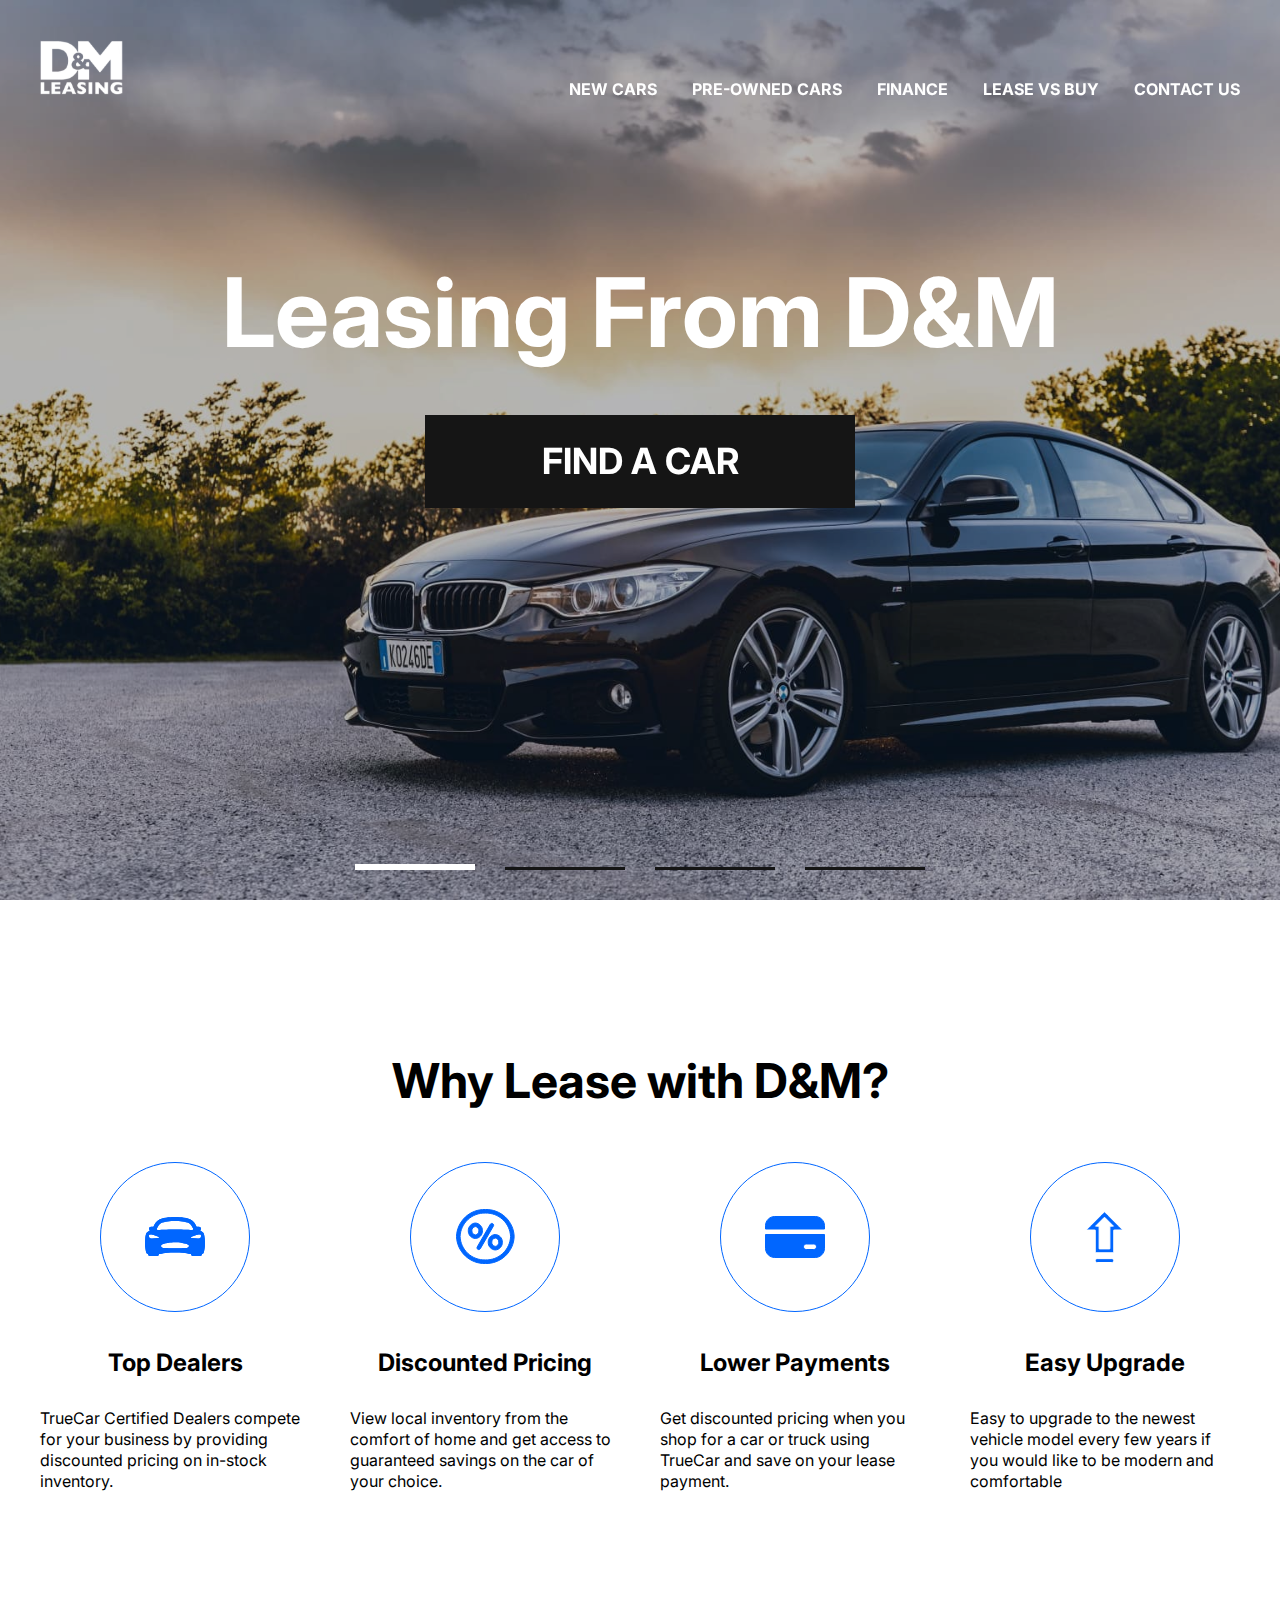
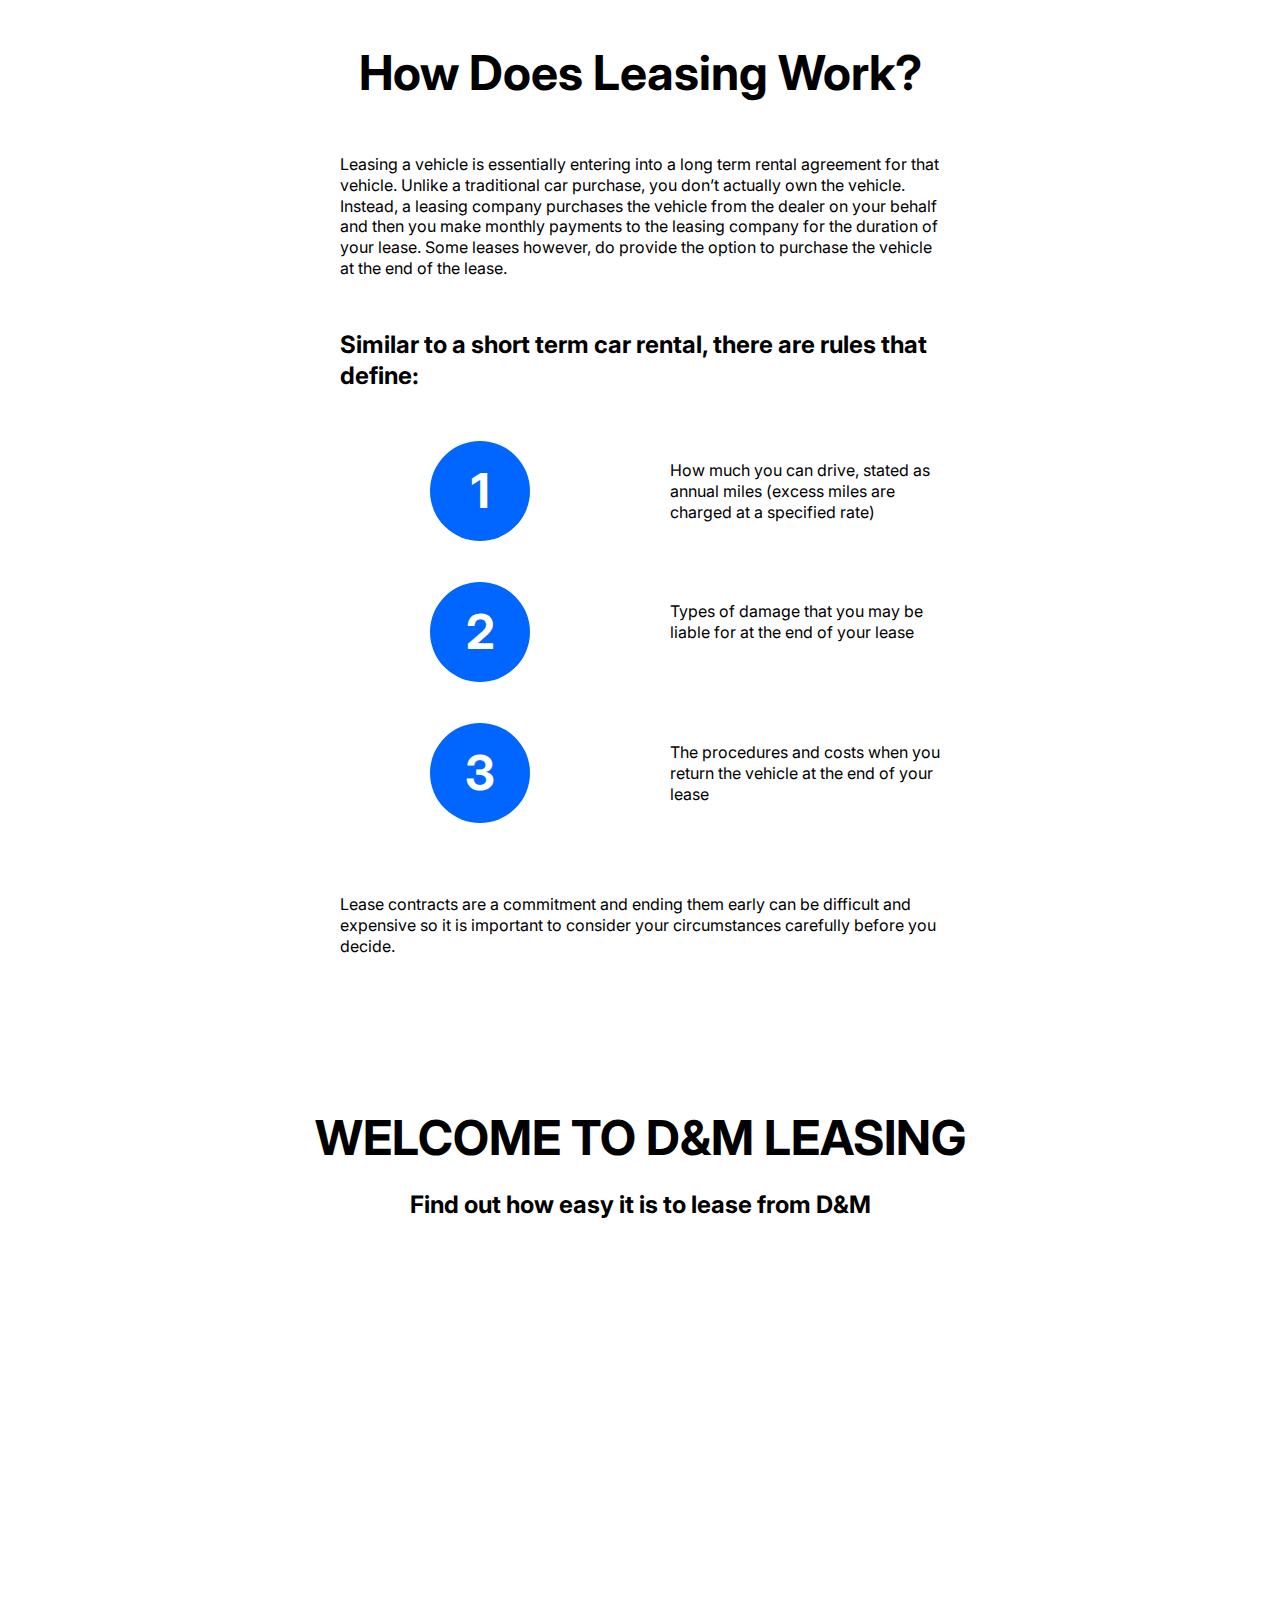
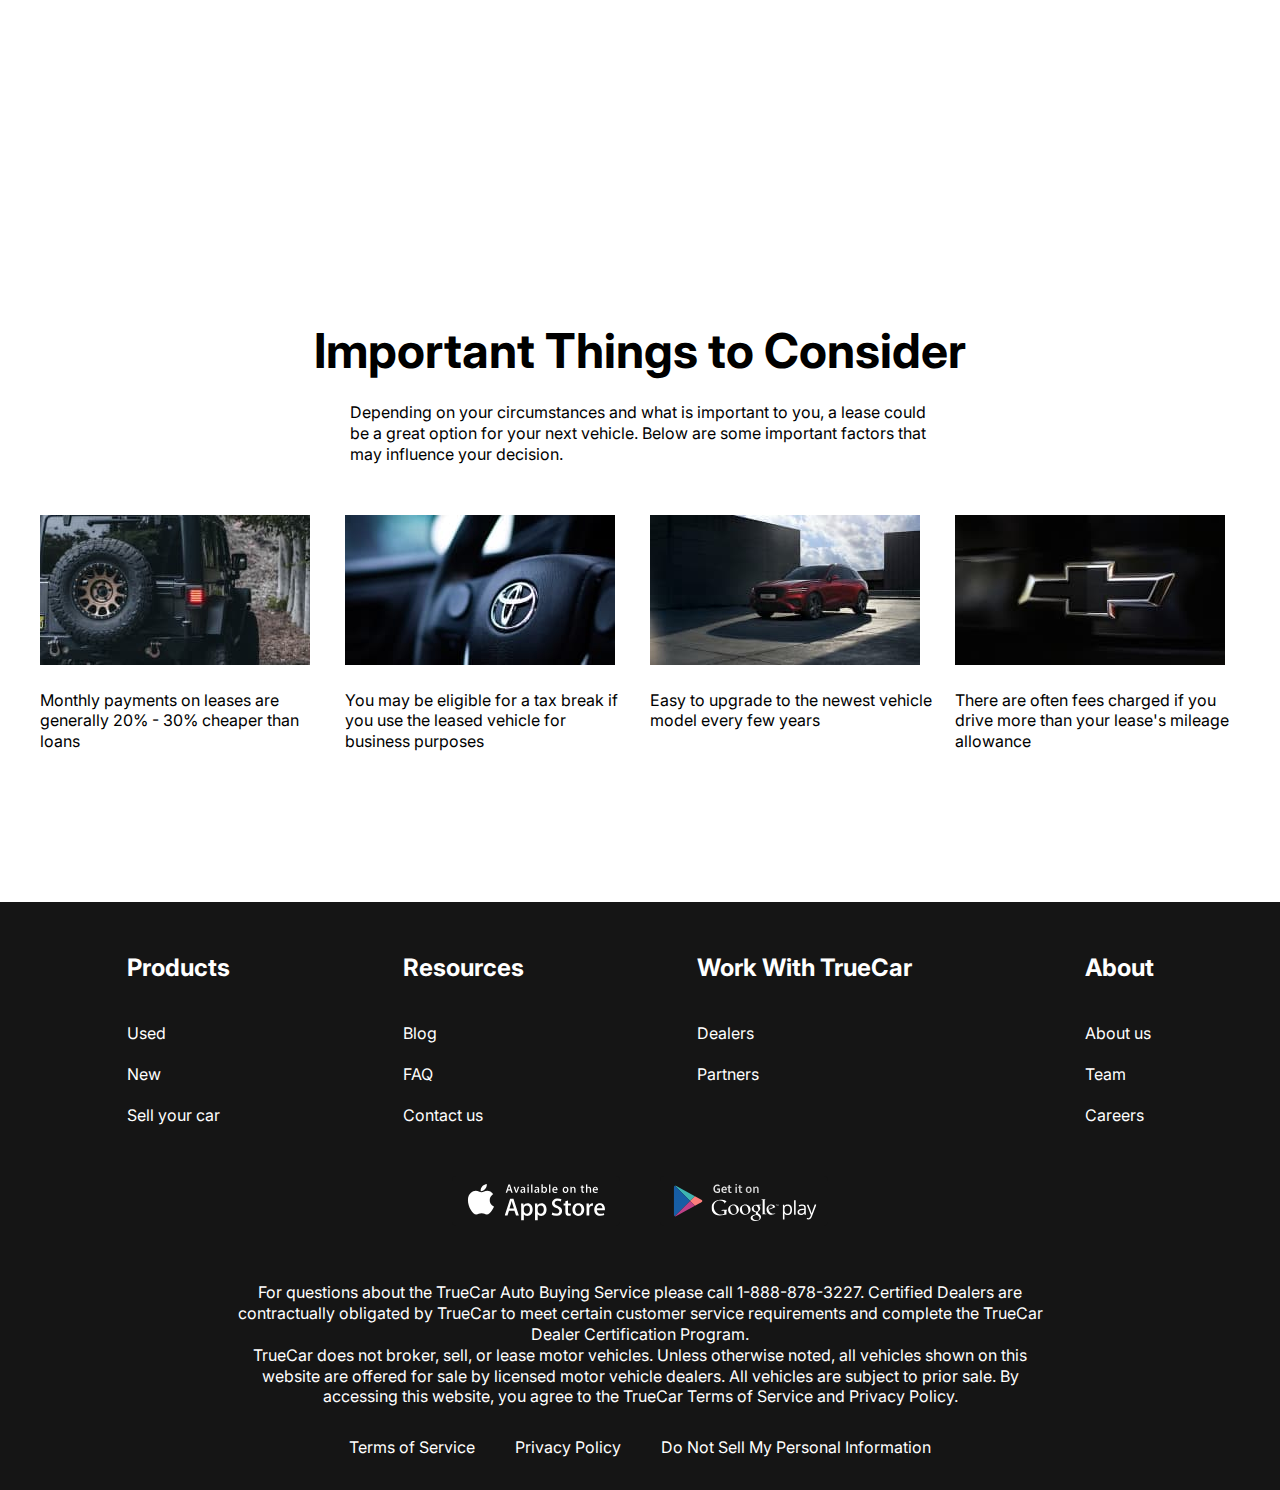
<file: index.html>
<!DOCTYPE html>
<html lang="en">

<head>
  <meta charset="UTF-8">
  <meta http-equiv="X-UA-Compatible" content="IE=edge">
  <meta name="viewport" content="width=device-width, initial-scale=1.0">
  <title>Document</title>
  <link rel="shortcut icon" type="image/png" href="images/favicon-car.png">
  <link rel="preconnect" href="https://fonts.googleapis.com">
  <link rel="preconnect" href="https://fonts.gstatic.com" crossorigin>
  <link href="https://fonts.googleapis.com/css2?family=Inter:wght@400;700&display=swap" rel="stylesheet">
  <link rel="stylesheet" href="https://cdn.jsdelivr.net/npm/swiper@9/swiper-bundle.min.css" />
  <link rel="stylesheet" href="css/style.css">
</head>

<body>
  <div class="wrapper">
    <header class="header header_main">
      <div class="container">
        <div class="header__inner">
          <a class="logo" href="index.html">
            <img class="logo__img" src="images/logo.svg" alt="LogoImage">
          </a>
          <nav class="menu">
            <button class="menu__btn">
              <span></span>
              <span></span>
              <span></span>
            </button>
            <ul class="menu__list">
              <li class="menu__list-item">
                <a href="new-cars.html" class="menu__list-link">NEW CARS</a>
              </li>
              <li class="menu__list-item">
                <a href="#" class="menu__list-link">PRE-OWNED CARS</a>
              </li>
              <li class="menu__list-item">
                <a href="#" class="menu__list-link">FINANCE</a>
              </li>
              <li class="menu__list-item">
                <a href="#" class="menu__list-link">LEASE VS BUY</a>
              </li>
              <li class="menu__list-item">
                <a href="contacts.html" class="menu__list-link">CONTACT US</a>
              </li>
            </ul>
          </nav>
        </div>
      </div>
    </header>
    <main class="main">
      <section class="top">
        <div class="container">
          <h1 class="title">
            Leasing From D&M
          </h1>
          <a class="top__link" href="new-cars.html">
            FIND A CAR
          </a>
        </div>
      </section>
      <div class="slider">
        <div class="swiper">
          <div class="swiper-wrapper">
            <div class="swiper-slide" style="background-image: url(images/slide-1.jpg);"></div>
            <div class="swiper-slide" style="background-image: url(images/slide-2.jpg);"></div>
            <div class="swiper-slide" style="background-image: url(images/slide-3.jpg);"></div>
            <div class="swiper-slide" style="background-image: url(images/slide-4.jpg);"></div>

          </div>
          <div class="swiper-pagination"></div>
        </div>
      </div>
      <section class="why-lease">
        <div class="container">
          <h2 class="section-title">
            Why Lease with D&M?
          </h2>
          <ul class="why-lease__list">
            <li class="why-lease__item">
              <img class="why-lease__item-img" src="images/why-lease-1.svg" alt="whyLease1Image">
              <h3 class="why-lease__item-title">
                Top Dealers
              </h3>
              <p class="why-lease__item-text">
                TrueCar Certified Dealers compete for your business by providing discounted pricing on in-stock
                inventory.
              </p>
            </li>
            <li class="why-lease__item">
              <img class="why-lease__item-img" src="images/why-lease-2.svg" alt="whyLease2Image">
              <h3 class="why-lease__item-title">
                Discounted Pricing
              </h3>
              <p class="why-lease__item-text">
                View local inventory from the comfort of home and get access to guaranteed savings on the car of your
                choice.
              </p>
            </li>
            <li class="why-lease__item">
              <img class="why-lease__item-img" src="images/why-lease-3.svg" alt="whyLease3Image">
              <h3 class="why-lease__item-title">
                Lower Payments
              </h3>
              <p class="why-lease__item-text">
                Get discounted pricing when you shop for a car or truck using TrueCar and save on your lease payment.
              </p>
            </li>
            <li class="why-lease__item">
              <img class="why-lease__item-img" src="images/why-lease-4.svg" alt="whyLease4Image">
              <h3 class="why-lease__item-title">
                Easy Upgrade
              </h3>
              <p class="why-lease__item-text">
                Easy to upgrade to the newest vehicle model every few years if you would like to be modern and
                comfortable
              </p>
            </li>
          </ul>
        </div>
      </section>
      <section class="how-does">
        <div class="container">
          <div class="how-does__inner">
            <h2 class="section-title">
              How Does Leasing Work?
            </h2>
            <p class="how-does__text">
              Leasing a vehicle is essentially entering into a long term rental agreement for that vehicle. Unlike a
              traditional car purchase, you don’t actually own the vehicle. Instead, a leasing company purchases the
              vehicle from the dealer on your behalf and then you make monthly payments to the leasing company for the
              duration of your lease. Some leases however, do provide the option to purchase the vehicle at the end of
              the lease.
            </p>
            <h4 class="how-does__title">
              Similar to a short term car rental, there are rules that define:
            </h4>
            <ol class="how-does__list">
              <li class="how-does__item">
                How much you can drive, stated as annual miles (excess miles are charged at a specified rate)
              </li>
              <li class="how-does__item">
                Types of damage that you may be liable for at the end of your lease
              </li>
              <li class="how-does__item">
                The procedures and costs when you return the vehicle at the end of your lease
              </li>
            </ol>
            <p class="how-does__text">
              Lease contracts are a commitment and ending them early can be difficult and expensive so it is important
              to consider your circumstances carefully before you decide.
            </p>
          </div>
        </div>
      </section>
      <section class="video">
        <div class="container">
          <h2 class="section-title video__title">
            WELCOME TO D&M LEASING
          </h2>
          <p class="video__text">
            Find out how easy it is to lease from D&M
          </p>
          <iframe class="video__content" width="1000" height="500"
            src="https://www.youtube.com/embed/N7VpkDCZlow?controls=0" title="YouTube video player" frameborder="0"
            allow="accelerometer; autoplay; clipboard-write; encrypted-media; gyroscope; picture-in-picture; web-share"
            allowfullscreen></iframe>
        </div>
      </section>
      <section class="important">
        <div class="container">
          <h2 class="section-title important__title">
            Important Things to Consider
          </h2>
          <p class="important__text">
            Depending on your circumstances and what is important to you, a lease could be a great option for your next
            vehicle. Below are some important factors that may influence your decision.
          </p>
          <ul class="imporpant__list">
            <li class="imporpant__item">
              <img class="imporpant__item-img" src="images/important-1.jpg" alt="important-1Image">
              <p class="imporpant__item-text">
                Monthly payments on leases are generally 20% - 30% cheaper than loans
              </p>
            </li>
            <li class="imporpant__item">
              <img class="imporpant__item-img" src="images/important-2.jpg" alt="important-2Image">
              <p class="imporpant__item-text">
                You may be eligible for a tax break if you use the leased vehicle for business purposes
              </p>
            </li>
            <li class="imporpant__item">
              <img class="imporpant__item-img" src="images/important-3.jpg" alt="important-3Image">
              <p class="imporpant__item-text">
                Easy to upgrade to the newest vehicle model every few years
              </p>
            </li>
            <li class="imporpant__item">
              <img class="imporpant__item-img" src="images/important-4.jpg" alt="important-4Image">
              <p class="imporpant__item-text">
                There are often fees charged if you drive more than your lease's mileage allowance
              </p>
            </li>
          </ul>
        </div>
      </section>
    </main>
    <footer class="footer">
      <div class="container">
        <nav class="footer__menu">
          <ul class="footer__menu-list">
            <li class="footer__menu-item">
              <p class="footer__menu-title">Products</p>
            </li>
            <li class="footer__menu-item">
              <a class="footer__menu-link" href="#">Used</a>
            </li>
            <li class="footer__menu-item">
              <a class="footer__menu-link" href="#">New</a>
            </li>
            <li class="footer__menu-item">
              <a class="footer__menu-link" href="#">Sell your car</a>
            </li>
          </ul>
          <ul class="footer__menu-list">
            <li class="footer__menu-item">
              <p class="footer__menu-title">Resources</p>
            </li>
            <li class="footer__menu-item">
              <a class="footer__menu-link" href="#">Blog</a>
            </li>
            <li class="footer__menu-item">
              <a class="footer__menu-link" href="#">FAQ</a>
            </li>
            <li class="footer__menu-item">
              <a class="footer__menu-link" href="#">Contact us</a>
            </li>
          </ul>
          <ul class="footer__menu-list">
            <li class="footer__menu-item">
              <p class="footer__menu-title">Work With TrueCar</p>
            </li>
            <li class="footer__menu-item">
              <a class="footer__menu-link" href="#">Dealers</a>
            </li>
            <li class="footer__menu-item">
              <a class="footer__menu-link" href="#">Partners</a>
            </li>
          </ul>
          <ul class="footer__menu-list">
            <li class="footer__menu-item">
              <p class="footer__menu-title">About</p>
            </li>
            <li class="footer__menu-item">
              <a class="footer__menu-link" href="#">About us</a>
            </li>
            <li class="footer__menu-item">
              <a class="footer__menu-link" href="#">Team</a>
            </li>
            <li class="footer__menu-item">
              <a class="footer__menu-link" href="#">Careers</a>
            </li>
          </ul>
        </nav>
        <ul class="app">
          <li class="app__item">
            <a class="app__item-link" href="#">
              <img class="app__item-img" src="images/appstore.svg" alt="appStoreImage">
            </a>
          </li>
          <li class="app__item">
            <a class="app__item-link" href="#">
              <img class="app__item-img" src="images/googleplay.svg" alt="googlePlayImage">
            </a>
          </li>
        </ul>
        <div class="footer__copy">
          <p class="footer__copy-text">For questions about the TrueCar Auto Buying Service please call 1-888-878-3227.
            Certified Dealers are contractually obligated by TrueCar to meet certain customer service requirements and
            complete the TrueCar Dealer Certification Program.
          </p>
          <p class="footer__copy-text">
            TrueCar does not broker, sell, or lease motor vehicles. Unless otherwise noted, all vehicles shown on this
            website are offered for sale by licensed motor vehicle dealers. All vehicles are subject to prior sale. By
            accessing this website, you agree to the TrueCar Terms of Service and Privacy Policy.
          </p>
        </div>
        <nav class="copy__nav">
          <ul class="copy__nav-list">
            <li class="copy__nav-item">
              <a class="copy__nav-link" href="#">Terms of Service</a>
            </li>
            <li class="copy__nav-item">
              <a class="copy__nav-link" href="#">Privacy Policy</a>
            </li>
            <li class="copy__nav-item">
              <a class="copy__nav-link" href="#">Do Not Sell My Personal Information</a>
            </li>

          </ul>
        </nav>
      </div>
    </footer>
  </div>

  <script src="https://cdn.jsdelivr.net/npm/swiper@9/swiper-bundle.min.js"></script>
  <script src="js/main.js"></script>
</body>

</html>
</file>
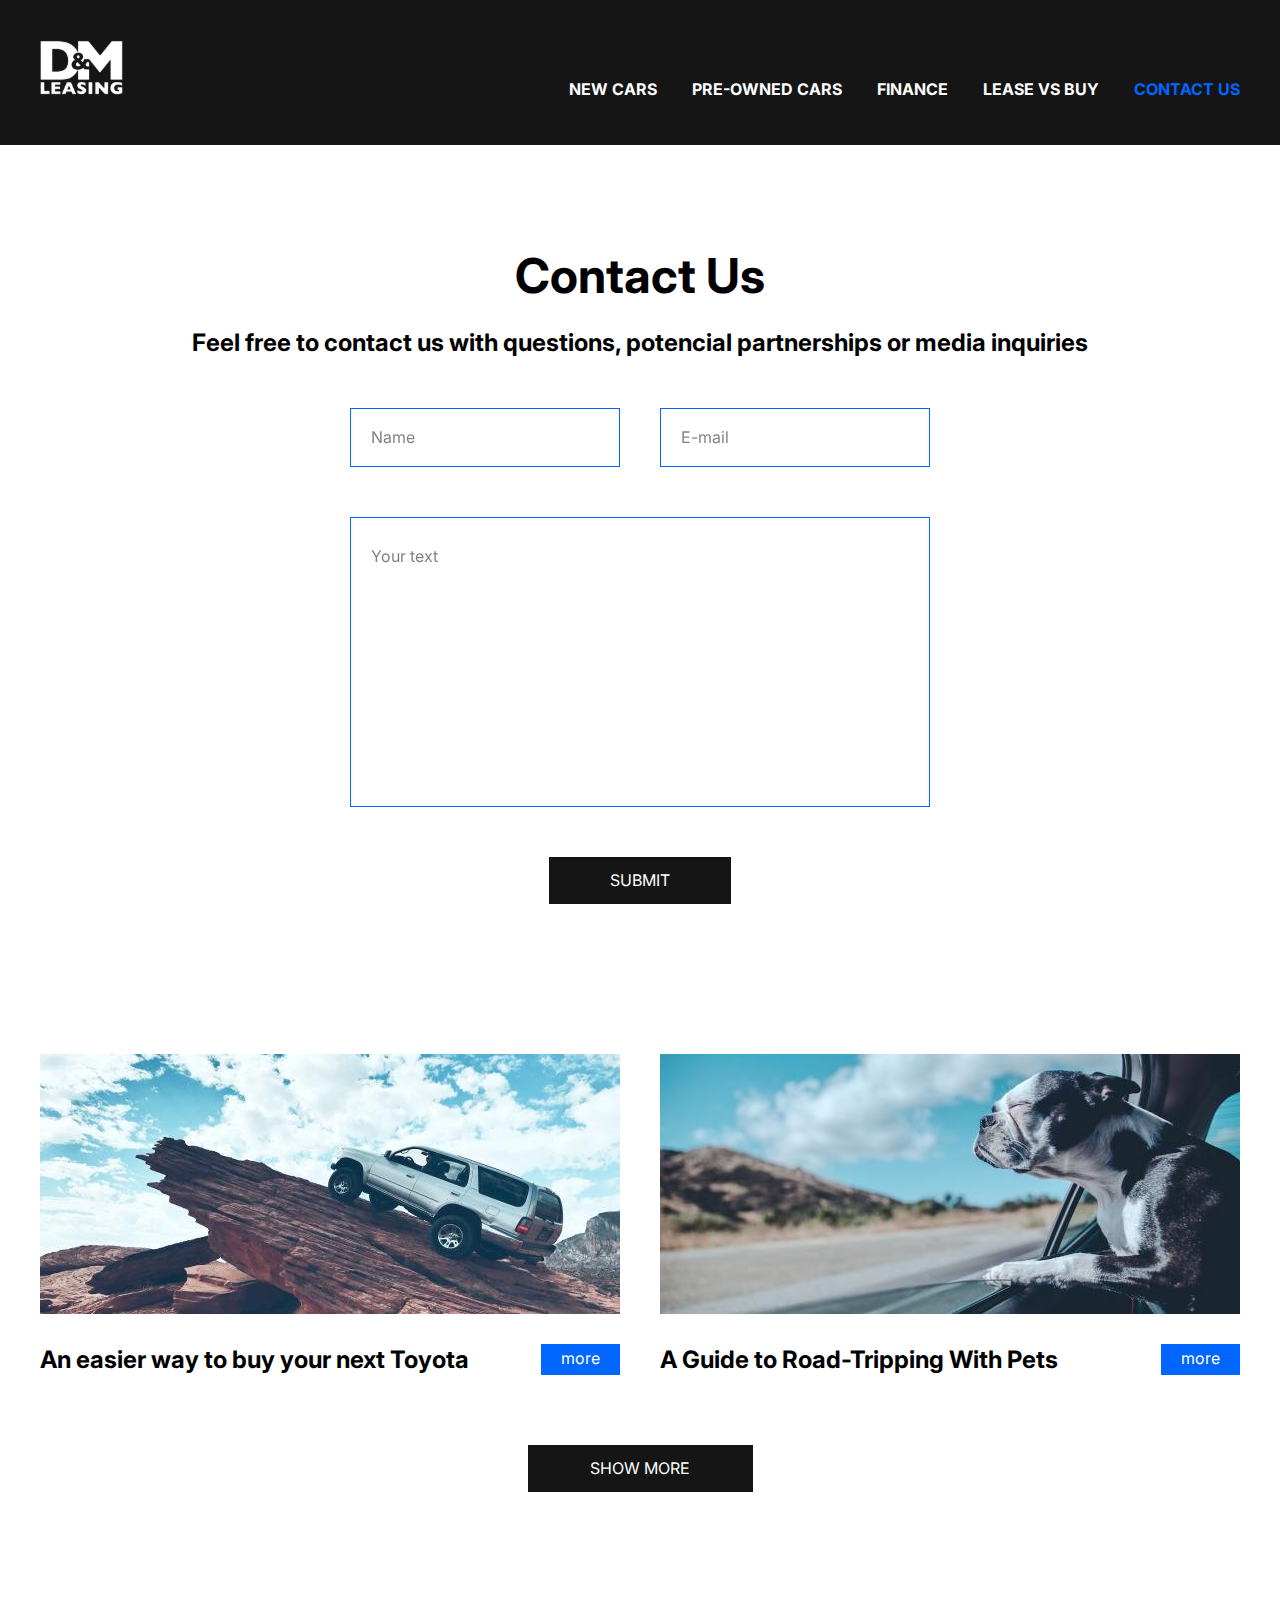
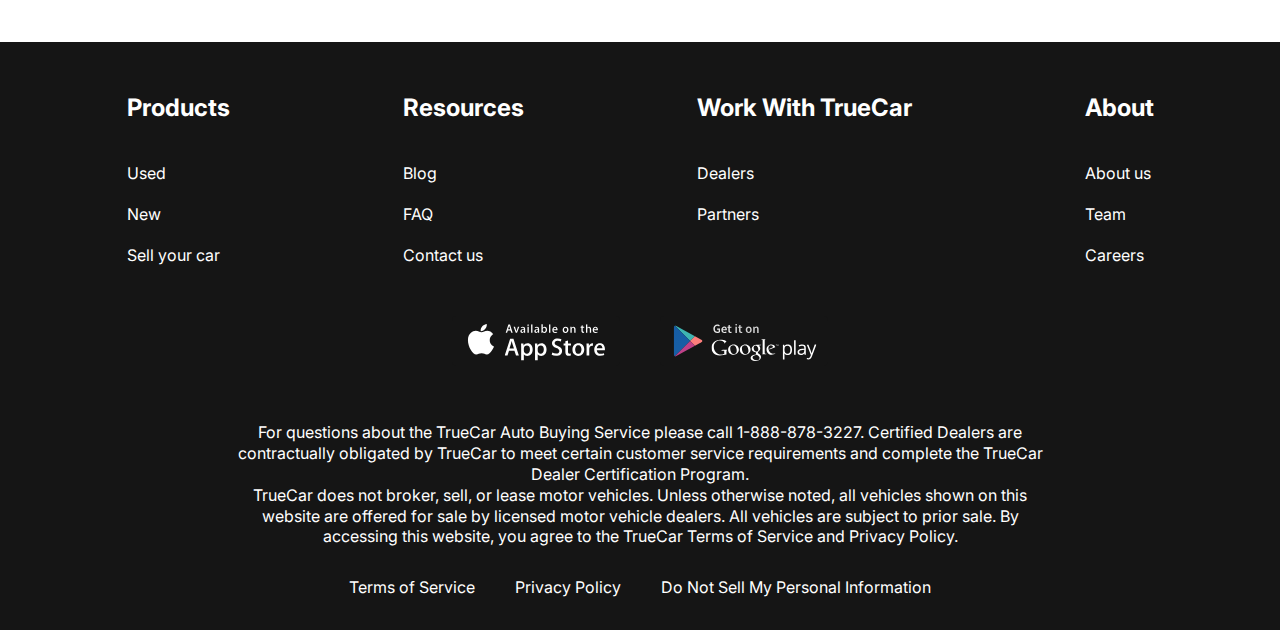
<file: contacts.html>
<!DOCTYPE html>
<html lang="en">

<head>
  <meta charset="UTF-8">
  <meta http-equiv="X-UA-Compatible" content="IE=edge">
  <meta name="viewport" content="width=device-width, initial-scale=1.0">
  <title>Document</title>
  <link rel="shortcut icon" type="image/png" href="images/favicon-car.png">
  <link rel="preconnect" href="https://fonts.googleapis.com">
  <link rel="preconnect" href="https://fonts.gstatic.com" crossorigin>
  <link href="https://fonts.googleapis.com/css2?family=Inter:wght@400;700&display=swap" rel="stylesheet">
  <link rel="stylesheet" href="css/style.css">
</head>

<body>
  <div class="wrapper">
    <header class="header">
      <div class="container">
        <div class="header__inner">
          <a class="logo" href="index.html">
            <img class="logo__img" src="images/logo.svg" alt="LogoImage">
          </a>
          <nav class="menu">
            <button class="menu__btn">
              <span></span>
              <span></span>
              <span></span>
            </button>
            <ul class="menu__list">
              <li class="menu__list-item">
                <a href="new-cars.html" class="menu__list-link">NEW CARS</a>
              </li>
              <li class="menu__list-item">
                <a href="#" class="menu__list-link">PRE-OWNED CARS</a>
              </li>
              <li class="menu__list-item">
                <a href="#" class="menu__list-link">FINANCE</a>
              </li>
              <li class="menu__list-item">
                <a href="#" class="menu__list-link">LEASE VS BUY</a>
              </li>
              <li class="menu__list-item">
                <a href="#" class="menu__list-link menu__list-link--active">CONTACT US</a>
              </li>
            </ul>
          </nav>
        </div>
      </div>
    </header>
    <main class="main">
      <section class="contacts">
        <div class="container">
          <h2 class="section-title contacts-title">
            Contact Us
          </h2>
          <p class="contacts__text">
            Feel free to contact us with questions, potencial partnerships or media inquiries
          </p>
          <form class="form" action="#">
            <input class="form__input" type="text" placeholder="Name">
            <input class="form__input" type="email" placeholder="E-mail">
            <textarea class="form__textarea" placeholder="Your text"></textarea>
            <button class="form__btn" type="submit">SUBMIT</button>
          </form>
        </div>
      </section>
      <section class="blog">
        <div class="container">
          <div class="blog__items">
            <div class="blog__item">
              <img class="blog__item-img" src="images/blog-1.jpg" alt="blog-1Image">
              <h4 class="blog__item-title">An easier way to buy your next Toyota</h4>
              <a href="#" class="blog__item-link">more</a>
            </div>
            <div class="blog__item">
              <img class="blog__item-img" src="images/blog-2.jpg" alt="blog-2Image">
              <h4 class="blog__item-title">A Guide to Road-Tripping With Pets</h4>
              <a href="#" class="blog__item-link">more</a>
            </div>
          </div>
          <a class="showmore-link" href="#">SHOW MORE</a>
        </div>
      </section>
    </main>
    <footer class="footer">
      <div class="container">
        <nav class="footer__menu">
          <ul class="footer__menu-list">
            <li class="footer__menu-item">
              <p class="footer__menu-title">Products</p>
            </li>
            <li class="footer__menu-item">
              <a class="footer__menu-link" href="#">Used</a>
            </li>
            <li class="footer__menu-item">
              <a class="footer__menu-link" href="#">New</a>
            </li>
            <li class="footer__menu-item">
              <a class="footer__menu-link" href="#">Sell your car</a>
            </li>
          </ul>
          <ul class="footer__menu-list">
            <li class="footer__menu-item">
              <p class="footer__menu-title">Resources</p>
            </li>
            <li class="footer__menu-item">
              <a class="footer__menu-link" href="#">Blog</a>
            </li>
            <li class="footer__menu-item">
              <a class="footer__menu-link" href="#">FAQ</a>
            </li>
            <li class="footer__menu-item">
              <a class="footer__menu-link" href="#">Contact us</a>
            </li>
          </ul>
          <ul class="footer__menu-list">
            <li class="footer__menu-item">
              <p class="footer__menu-title">Work With TrueCar</p>
            </li>
            <li class="footer__menu-item">
              <a class="footer__menu-link" href="#">Dealers</a>
            </li>
            <li class="footer__menu-item">
              <a class="footer__menu-link" href="#">Partners</a>
            </li>
          </ul>
          <ul class="footer__menu-list">
            <li class="footer__menu-item">
              <p class="footer__menu-title">About</p>
            </li>
            <li class="footer__menu-item">
              <a class="footer__menu-link" href="#">About us</a>
            </li>
            <li class="footer__menu-item">
              <a class="footer__menu-link" href="#">Team</a>
            </li>
            <li class="footer__menu-item">
              <a class="footer__menu-link" href="#">Careers</a>
            </li>
          </ul>
        </nav>
        <ul class="app">
          <li class="app__item">
            <a class="app__item-link" href="#">
              <img class="app__item-img" src="images/appstore.svg" alt="appStoreImage">
            </a>
          </li>
          <li class="app__item">
            <a class="app__item-link" href="#">
              <img class="app__item-img" src="images/googleplay.svg" alt="googlePlayImage">
            </a>
          </li>
        </ul>
        <div class="footer__copy">
          <p class="footer__copy-text">For questions about the TrueCar Auto Buying Service please call 1-888-878-3227.
            Certified Dealers are contractually obligated by TrueCar to meet certain customer service requirements and
            complete the TrueCar Dealer Certification Program.
          </p>
          <p class="footer__copy-text">
            TrueCar does not broker, sell, or lease motor vehicles. Unless otherwise noted, all vehicles shown on this
            website are offered for sale by licensed motor vehicle dealers. All vehicles are subject to prior sale. By
            accessing this website, you agree to the TrueCar Terms of Service and Privacy Policy.
          </p>
        </div>
        <nav class="copy__nav">
          <ul class="copy__nav-list">
            <li class="copy__nav-item">
              <a class="copy__nav-link" href="#" >Terms of Service</a>
            </li>
            <li class="copy__nav-item">
              <a class="copy__nav-link" href="#" >Privacy Policy</a>
            </li>
            <li class="copy__nav-item">
              <a class="copy__nav-link" href="#" >Do Not Sell My Personal Information</a>
            </li>
            
          </ul>
        </nav>
      </div>
    </footer>
  </div>

  <script src="js/main.js"></script>
</body>

</html>
</file>
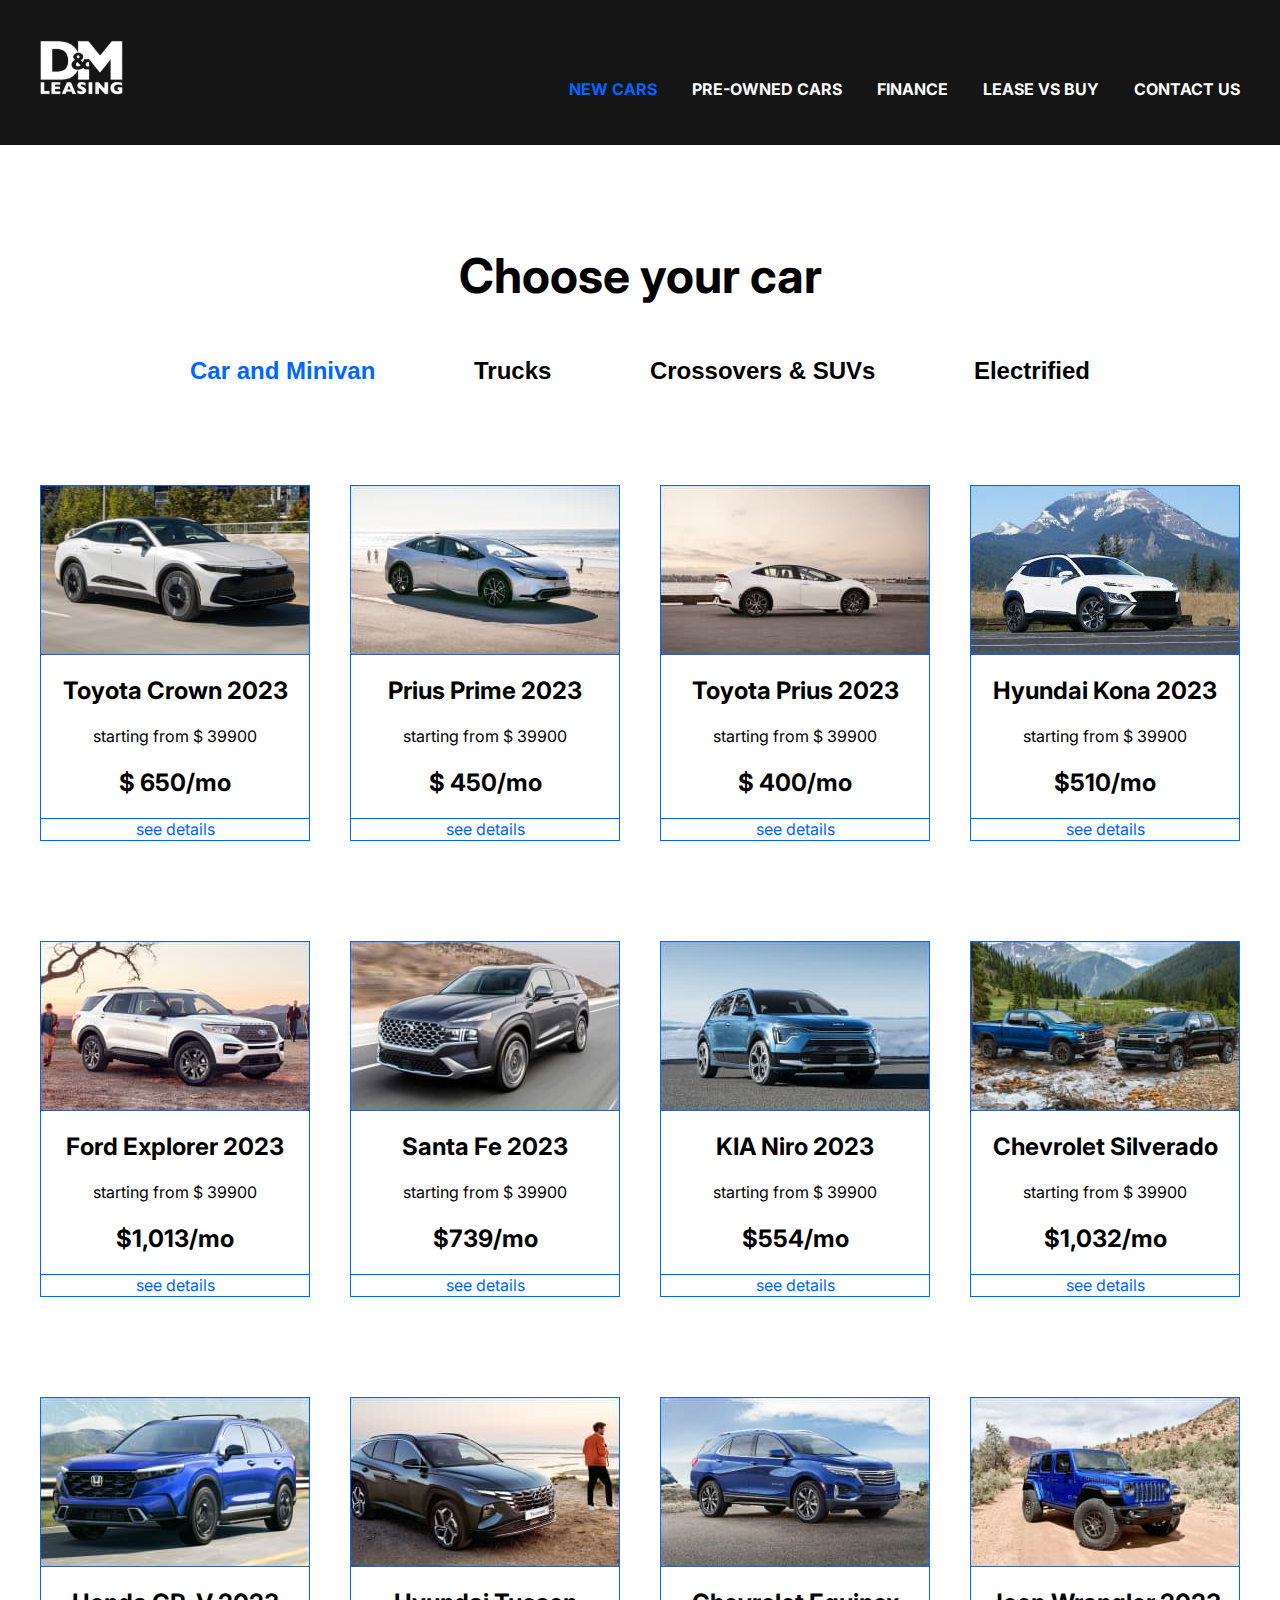
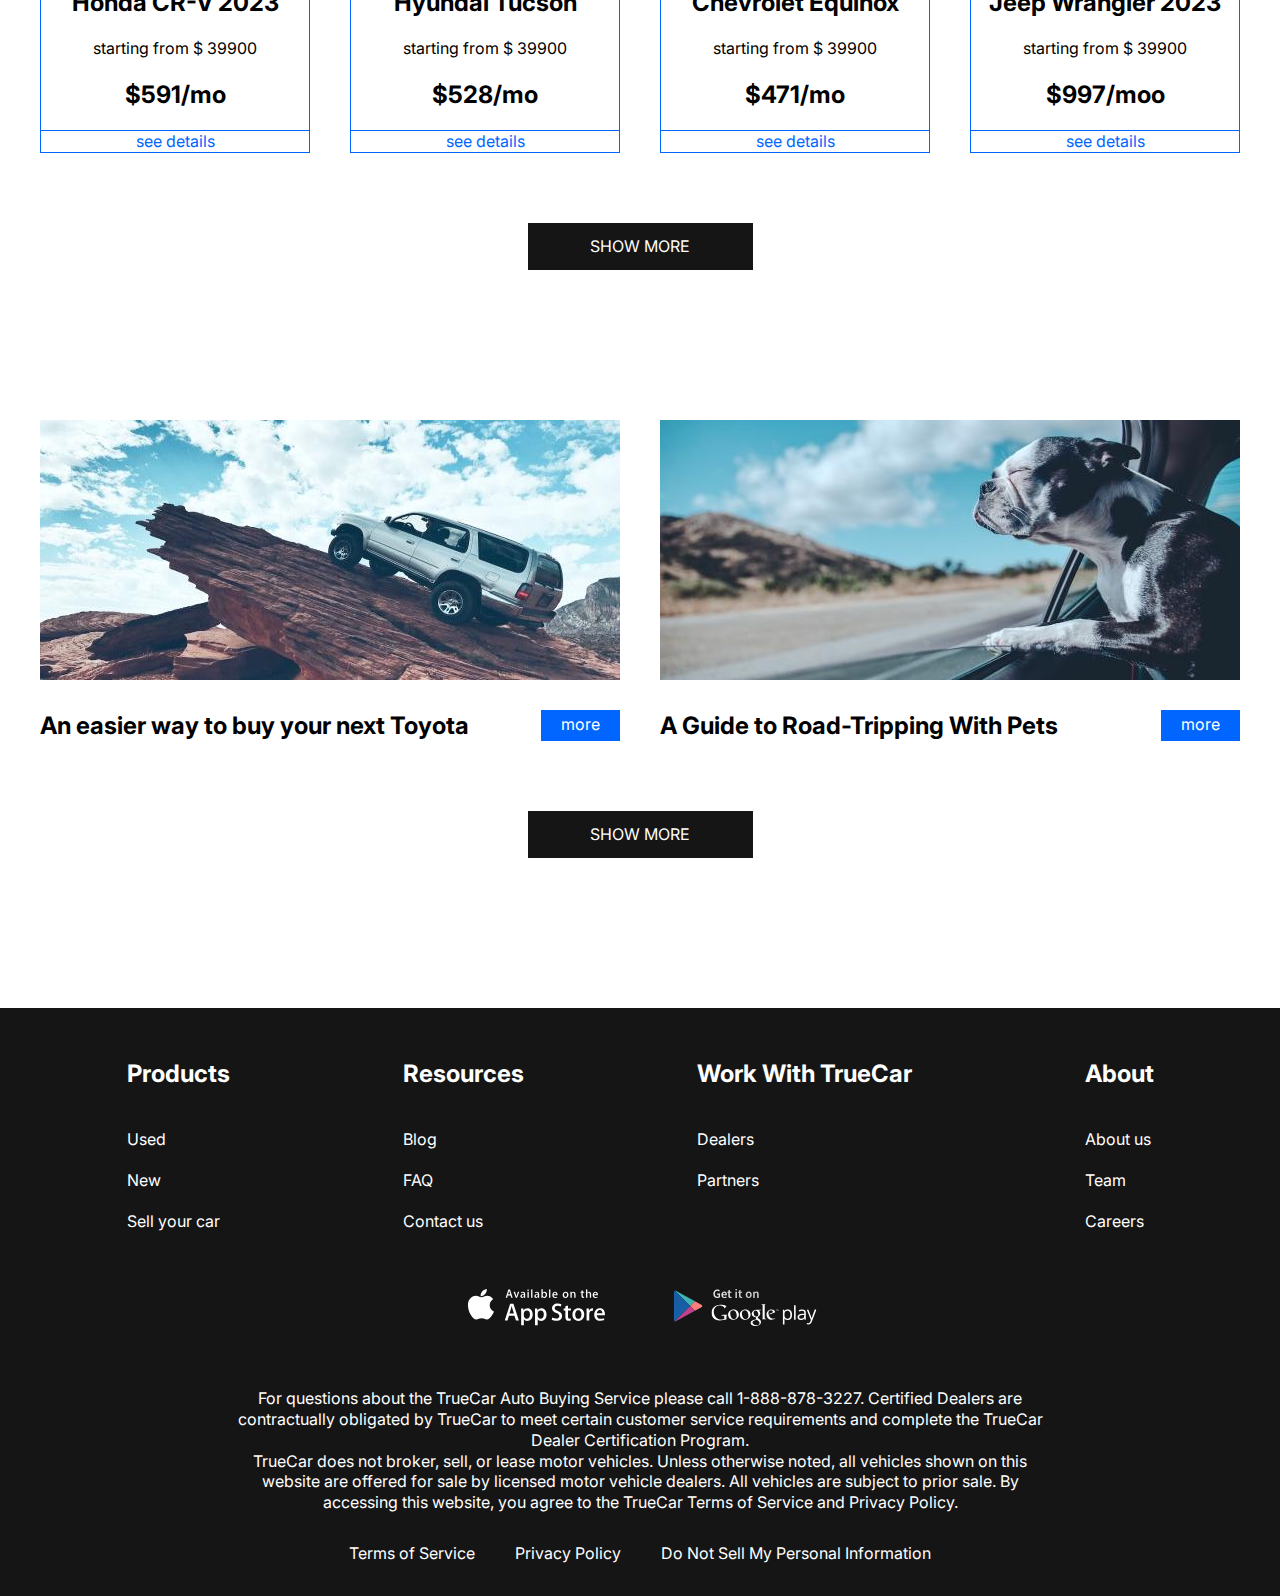
<file: new-cars.html>
<!DOCTYPE html>
<html lang="en">

<head>
  <meta charset="UTF-8">
  <meta http-equiv="X-UA-Compatible" content="IE=edge">
  <meta name="viewport" content="width=device-width, initial-scale=1.0">
  <title>Document</title>
  <link rel="shortcut icon" type="image/png" href="images/favicon-car.png">
  <link rel="preconnect" href="https://fonts.googleapis.com">
  <link rel="preconnect" href="https://fonts.gstatic.com" crossorigin>
  <link href="https://fonts.googleapis.com/css2?family=Inter:wght@400;700&display=swap" rel="stylesheet">
  <link rel="stylesheet" href="css/style.css">
</head>

<body>
  <div class="wrapper">
    <header class="header">
      <div class="container">
        <div class="header__inner">
          <a class="logo" href="index.html">
            <img class="logo__img" src="images/logo.svg" alt="LogoImage">
          </a>
          <nav class="menu">
            <button class="menu__btn">
              <span></span>
              <span></span>
              <span></span>
            </button>
            <ul class="menu__list">
              <li class="menu__list-item">
                <a href="#" class="menu__list-link menu__list-link--active">NEW CARS</a>
              </li>
              <li class="menu__list-item">
                <a href="#" class="menu__list-link">PRE-OWNED CARS</a>
              </li>
              <li class="menu__list-item">
                <a href="#" class="menu__list-link">FINANCE</a>
              </li>
              <li class="menu__list-item">
                <a href="#" class="menu__list-link">LEASE VS BUY</a>
              </li>
              <li class="menu__list-item">
                <a href="contacts.html" class="menu__list-link">CONTACT US</a>
              </li>
            </ul>
          </nav>
        </div>
      </div>
    </header>
    <main class="main">
      <section class="choose">
        <div class="container">
          <h2 class="section-title">
            Choose your car
          </h2>
          <div class="tabs">
            <div class="tabs__btn">
              <button class="tabs__btn-item tabs__btn-item--active" data-button="content-1">Car and Minivan</button>
              <button class="tabs__btn-item" data-button="content-2">Trucks</button>
              <button class="tabs__btn-item" data-button="content-3">Crossovers & SUVs</button>
              <button class="tabs__btn-item" data-button="content-4">Electrified</button>
            </div>
            <div class="tabs__content">
              <div class="tabs__content-item tabs__content-item--active" id="content-1">
                <div class="card">
                  <img class="card__img" src="images/card-1.jpg" alt="card-1Image">
                  <div class="card__content">
                    <h4 class="card__title">Toyota Crown 2023</h4>
                    <p class="card__text">starting from $ 39900</p>
                    <p class="card__price">$ 650/mo</p>
                  </div>
                  <a class="card__link" href="#">see details</a>
                </div>
                <div class="card">
                  <img class="card__img" src="images/card-2.jpg" alt="card-2Image">
                  <div class="card__content">
                    <h4 class="card__title">Prius Prime 2023</h4>
                    <p class="card__text">starting from $ 39900</p>
                    <p class="card__price"> $ 450/mo</p>
                  </div>
                  <a class="card__link" href="#">see details</a>
                </div>
                <div class="card">
                  <img class="card__img" src="images/card-3.jpg" alt="card-3Image">
                  <div class="card__content">
                    <h4 class="card__title">Toyota Prius 2023</h4>
                    <p class="card__text">starting from $ 39900</p>
                    <p class="card__price"> $ 400/mo</p>
                  </div>
                  <a class="card__link" href="#">see details</a>
                </div>
                <div class="card">
                  <img class="card__img" src="images/card-4.jpg" alt="card-4Image">
                  <div class="card__content">
                    <h4 class="card__title">Hyundai Kona 2023</h4>
                    <p class="card__text">starting from $ 39900</p>
                    <p class="card__price">$510/mo</p>
                  </div>
                  <a class="card__link" href="#">see details</a>
                </div>
                <div class="card">
                  <img class="card__img" src="images/card-5.jpg" alt="card-5Image">
                  <div class="card__content">
                    <h4 class="card__title">Ford Explorer 2023</h4>
                    <p class="card__text">starting from $ 39900</p>
                    <p class="card__price">$1,013/mo</p>
                  </div>
                  <a class="card__link" href="#">see details</a>
                </div>
                <div class="card">
                  <img class="card__img" src="images/card-6.jpg" alt="card-6Image">
                  <div class="card__content">
                    <h4 class="card__title">Santa  Fe 2023</h4>
                    <p class="card__text">starting from $ 39900</p>
                    <p class="card__price">$739/mo</p>
                  </div>
                  <a class="card__link" href="#">see details</a>
                </div>
                <div class="card">
                  <img class="card__img" src="images/card-7.jpg" alt="card-7Image">
                  <div class="card__content">
                    <h4 class="card__title">KIA Niro 2023</h4>
                    <p class="card__text">starting from $ 39900</p>
                    <p class="card__price">$554/mo</p>
                  </div>
                  <a class="card__link" href="#">see details</a>
                </div>
                <div class="card">
                  <img class="card__img" src="images/card-8.jpg" alt="card-8Image">
                  <div class="card__content">
                    <h4 class="card__title">Chevrolet Silverado</h4>
                    <p class="card__text">starting from $ 39900</p>
                    <p class="card__price">$1,032/mo</p>
                  </div>
                  <a class="card__link" href="#">see details</a>
                </div>
                <div class="card">
                  <img class="card__img" src="images/card-9.jpg" alt="card-9Image">
                  <div class="card__content">
                    <h4 class="card__title">Honda CR-V 2023</h4>
                    <p class="card__text">starting from $ 39900</p>
                    <p class="card__price">$591/mo</p>
                  </div>
                  <a class="card__link" href="#">see details</a>
                </div>
                <div class="card">
                  <img class="card__img" src="images/card-10.jpg" alt="card-10Image">
                  <div class="card__content">
                    <h4 class="card__title">Hyundai Tucson</h4>
                    <p class="card__text">starting from $ 39900</p>
                    <p class="card__price">$528/mo</p>
                  </div>
                  <a class="card__link" href="#">see details</a>
                </div>
                <div class="card">
                  <img class="card__img" src="images/card-11.jpg" alt="card-11Image">
                  <div class="card__content">
                    <h4 class="card__title">Chevrolet Equinox </h4>
                    <p class="card__text">starting from $ 39900</p>
                    <p class="card__price">$471/mo</p>
                  </div>
                  <a class="card__link" href="#">see details</a>
                </div>
                <div class="card">
                  <img class="card__img" src="images/card-12.jpg" alt="card-12Image">
                  <div class="card__content">
                    <h4 class="card__title">Jeep Wrangler 2023</h4>
                    <p class="card__text">starting from $ 39900</p>
                    <p class="card__price">$997/moo</p>
                  </div>
                  <a class="card__link" href="#">see details</a>
                </div>
              </div>
              <div class="tabs__content-item" id="content-2">
                <div class="card">
                  <img class="card__img" src="images/card-8.jpg" alt="card-8Image">
                  <div class="card__content">
                    <h4 class="card__title">Chevrolet Silverado</h4>
                    <p class="card__text">starting from $ 39900</p>
                    <p class="card__price">$1,032/mo</p>
                  </div>
                  <a class="card__link" href="#">see details</a>
                </div>
                <div class="card">
                  <img class="card__img" src="images/card-12.jpg" alt="card-12Image">
                  <div class="card__content">
                    <h4 class="card__title">Jeep Wrangler 2023</h4>
                    <p class="card__text">starting from $ 39900</p>
                    <p class="card__price">$997/moo</p>
                  </div>
                  <a class="card__link" href="#">see details</a>
                </div>
              </div>
              <div class="tabs__content-item" id="content-3">
                <div class="card">
                  <img class="card__img" src="images/card-4.jpg" alt="card-4Image">
                  <div class="card__content">
                    <h4 class="card__title">Hyundai Kona 2023</h4>
                    <p class="card__text">starting from $ 39900</p>
                    <p class="card__price">$510/mo</p>
                  </div>
                  <a class="card__link" href="#">see details</a>
                </div>
                <div class="card">
                  <img class="card__img" src="images/card-5.jpg" alt="card-5Image">
                  <div class="card__content">
                    <h4 class="card__title">Ford Explorer 2023</h4>
                    <p class="card__text">starting from $ 39900</p>
                    <p class="card__price">$1,013/mo</p>
                  </div>
                  <a class="card__link" href="#">see details</a>
                </div>
                <div class="card">
                  <img class="card__img" src="images/card-6.jpg" alt="card-6Image">
                  <div class="card__content">
                    <h4 class="card__title">Santa  Fe 2023</h4>
                    <p class="card__text">starting from $ 39900</p>
                    <p class="card__price">$739/mo</p>
                  </div>
                  <a class="card__link" href="#">see details</a>
                </div>
                <div class="card">
                  <img class="card__img" src="images/card-7.jpg" alt="card-7Image">
                  <div class="card__content">
                    <h4 class="card__title">KIA Niro 2023</h4>
                    <p class="card__text">starting from $ 39900</p>
                    <p class="card__price">$554/mo</p>
                  </div>
                  <a class="card__link" href="#">see details</a>
                </div>
                <div class="card">
                  <img class="card__img" src="images/card-9.jpg" alt="card-9Image">
                  <div class="card__content">
                    <h4 class="card__title">Honda CR-V 2023</h4>
                    <p class="card__text">starting from $ 39900</p>
                    <p class="card__price">$591/mo</p>
                  </div>
                  <a class="card__link" href="#">see details</a>
                </div>
                <div class="card">
                  <img class="card__img" src="images/card-10.jpg" alt="card-10Image">
                  <div class="card__content">
                    <h4 class="card__title">Hyundai Tucson</h4>
                    <p class="card__text">starting from $ 39900</p>
                    <p class="card__price">$528/mo</p>
                  </div>
                  <a class="card__link" href="#">see details</a>
                </div>
                <div class="card">
                  <img class="card__img" src="images/card-11.jpg" alt="card-11Image">
                  <div class="card__content">
                    <h4 class="card__title">Chevrolet Equinox </h4>
                    <p class="card__text">starting from $ 39900</p>
                    <p class="card__price">$471/mo</p>
                  </div>
                  <a class="card__link" href="#">see details</a>
                </div>
              </div>
              <div class="tabs__content-item" id="content-4">
                <div class="card">
                  <img class="card__img" src="images/card-3.jpg" alt="card-3Image">
                  <div class="card__content">
                    <h4 class="card__title">Toyota Prius 2023</h4>
                    <p class="card__text">starting from $ 39900</p>
                    <p class="card__price"> $ 400/mo</p>
                  </div>
                  <a class="card__link" href="#">see details</a>
                </div>
                <div class="card">
                  <img class="card__img" src="images/card-4.jpg" alt="card-4Image">
                  <div class="card__content">
                    <h4 class="card__title">Hyundai Kona 2023</h4>
                    <p class="card__text">starting from $ 39900</p>
                    <p class="card__price">$510/mo</p>
                  </div>
                  <a class="card__link" href="#">see details</a>
                </div>
                <div class="card">
                  <img class="card__img" src="images/card-7.jpg" alt="card-7Image">
                  <div class="card__content">
                    <h4 class="card__title">KIA Niro 2023</h4>
                    <p class="card__text">starting from $ 39900</p>
                    <p class="card__price">$554/mo</p>
                  </div>
                  <a class="card__link" href="#">see details</a>
                </div>
                <div class="card">
                  <img class="card__img" src="images/card-9.jpg" alt="card-9Image">
                  <div class="card__content">
                    <h4 class="card__title">Honda CR-V 2023</h4>
                    <p class="card__text">starting from $ 39900</p>
                    <p class="card__price">$591/mo</p>
                  </div>
                  <a class="card__link" href="#">see details</a>
                </div>
              </div>
            </div>
          </div>
          <a class="showmore-link" href="#">SHOW MORE</a>
        </div>
      </section>
      <section class="blog">
        <div class="container">
          <div class="blog__items">
            <div class="blog__item">
              <img class="blog__item-img" src="images/blog-1.jpg" alt="blog-1Image">
              <h4 class="blog__item-title">An easier way to buy your next Toyota</h4>
              <a href="#" class="blog__item-link">more</a>
            </div>
            <div class="blog__item">
              <img class="blog__item-img" src="images/blog-2.jpg" alt="blog-2Image">
              <h4 class="blog__item-title">A Guide to Road-Tripping With Pets</h4>
              <a href="#" class="blog__item-link">more</a>
            </div>
          </div>
          <a class="showmore-link" href="#">SHOW MORE</a>
        </div>
      </section>
    </main>
    <footer class="footer">
      <div class="container">
        <nav class="footer__menu">
          <ul class="footer__menu-list">
            <li class="footer__menu-item">
              <p class="footer__menu-title">Products</p>
            </li>
            <li class="footer__menu-item">
              <a class="footer__menu-link" href="#">Used</a>
            </li>
            <li class="footer__menu-item">
              <a class="footer__menu-link" href="#">New</a>
            </li>
            <li class="footer__menu-item">
              <a class="footer__menu-link" href="#">Sell your car</a>
            </li>
          </ul>
          <ul class="footer__menu-list">
            <li class="footer__menu-item">
              <p class="footer__menu-title">Resources</p>
            </li>
            <li class="footer__menu-item">
              <a class="footer__menu-link" href="#">Blog</a>
            </li>
            <li class="footer__menu-item">
              <a class="footer__menu-link" href="#">FAQ</a>
            </li>
            <li class="footer__menu-item">
              <a class="footer__menu-link" href="#">Contact us</a>
            </li>
          </ul>
          <ul class="footer__menu-list">
            <li class="footer__menu-item">
              <p class="footer__menu-title">Work With TrueCar</p>
            </li>
            <li class="footer__menu-item">
              <a class="footer__menu-link" href="#">Dealers</a>
            </li>
            <li class="footer__menu-item">
              <a class="footer__menu-link" href="#">Partners</a>
            </li>
          </ul>
          <ul class="footer__menu-list">
            <li class="footer__menu-item">
              <p class="footer__menu-title">About</p>
            </li>
            <li class="footer__menu-item">
              <a class="footer__menu-link" href="#">About us</a>
            </li>
            <li class="footer__menu-item">
              <a class="footer__menu-link" href="#">Team</a>
            </li>
            <li class="footer__menu-item">
              <a class="footer__menu-link" href="#">Careers</a>
            </li>
          </ul>
        </nav>
        <ul class="app">
          <li class="app__item">
            <a class="app__item-link" href="#">
              <img class="app__item-img" src="images/appstore.svg" alt="appStoreImage">
            </a>
          </li>
          <li class="app__item">
            <a class="app__item-link" href="#">
              <img class="app__item-img" src="images/googleplay.svg" alt="googlePlayImage">
            </a>
          </li>
        </ul>
        <div class="footer__copy">
          <p class="footer__copy-text">For questions about the TrueCar Auto Buying Service please call 1-888-878-3227.
            Certified Dealers are contractually obligated by TrueCar to meet certain customer service requirements and
            complete the TrueCar Dealer Certification Program.
          </p>
          <p class="footer__copy-text">
            TrueCar does not broker, sell, or lease motor vehicles. Unless otherwise noted, all vehicles shown on this
            website are offered for sale by licensed motor vehicle dealers. All vehicles are subject to prior sale. By
            accessing this website, you agree to the TrueCar Terms of Service and Privacy Policy.
          </p>
        </div>
        <nav class="copy__nav">
          <ul class="copy__nav-list">
            <li class="copy__nav-item">
              <a class="copy__nav-link" href="#">Terms of Service</a>
            </li>
            <li class="copy__nav-item">
              <a class="copy__nav-link" href="#">Privacy Policy</a>
            </li>
            <li class="copy__nav-item">
              <a class="copy__nav-link" href="#">Do Not Sell My Personal Information</a>
            </li>

          </ul>
        </nav>
      </div>
    </footer>
  </div>

  <script src="js/main.js"></script>
</body>

</html>
</file>
<file: css/style.css>
html{
 box-sizing: border-box;
}

*, *::after, *::before{
  box-sizing: inherit;
  margin: 0;
  padding: 0;
}

html, body{
  height: 100%;
}

ul{
  list-style: none;
}

a{
  text-decoration: none;
  color: inherit;
}

.section-title{
  margin-bottom: 50px;
  font-size: 48px;
  font-weight: 700;
  text-align: center;
}

.wrapper{
  min-height: 100%;
  display: flex;
  flex-direction: column;
}

.container{
  max-width: 1220px;
  margin: 0 auto;
  padding: 0 10px;
}

body{
  font-family: 'Inter', sans-serif;
  font-size: 16px;
  font-weight: 400;
  line-height: 1.3;
}

.header{
  background-color: #151515;
}

.header_main{
  background-color: transparent;
  position: absolute;
  z-index: 3;
  left: 0;
  right: 0;
}

.header__inner{
  padding-top: 40px;
  padding-bottom: 45px;
  display: flex;
  justify-content: space-between;
  align-items: flex-end;
}

.menu__list{
  display: flex;
  gap: 35px;
}

.menu__list-link{
  color: #fff;
  text-transform: uppercase;
  font-weight: 700;
}

.menu__list-link--active{
  color: #0066FF;
}

.footer {
  background-color: #151515;
  padding: 50px 0px 32px 0px;
  color: #fff;
}

.footer__menu{
  display: flex;
  justify-content: space-around;
  margin-bottom: 50px;
}

.footer__menu-list{
  max-width: 250px;
}

.footer__menu-title{
  font-size: 24px;
  font-weight: 700;
  padding-bottom: 20px;
}

.footer__menu-item + .footer__menu-item{
  padding-top: 20px;
}

.app{
  display: flex;
  justify-content: center;
  gap: 40px;
  margin-bottom: 52px;
}

.footer__copy{
  max-width: 806px;
  margin: 0 auto;
  margin-bottom: 30px;
  text-align: center;
}

.copy__nav-list{
  display: flex;
  justify-content: center;
  gap: 40px;
}

.main{
  flex-grow: 1;
}

.top{
  color: #fff;
  text-align: center;
  padding-top: 250px;
  padding-bottom: 50px;
  position: absolute;
  z-index: 2;
  left: 0;
  right: 0;
}

.title{  
  padding-bottom: 40px;
  font-size: 96px;
  font-weight: 700;
}

.top__link{
  background-color: #151515;
  padding: 23px;
  max-width: 430px;
  width: 100%;
  display: inline-block;
  text-transform: uppercase;
  font-size: 36px;
  font-weight: 700;
}

.swiper::after{
  content: '';
  background: rgba(21, 21, 21, 0.3);
  position: absolute;
  z-index: 2;
  left: 0;
  right: 0;
  bottom: 0;
  top: 0;
}

.swiper-slide{
  background-repeat: no-repeat;
  background-size: cover;
  background-position: center;
  height: 100vh;
}

.swiper-pagination-bullet{
  width: 120px;
  height: 3px;
  background-color: #151515;
  border-radius: 0;
  opacity: 1;
  
}

.swiper-pagination-horizontal.swiper-pagination-bullets .swiper-pagination-bullet{
  margin: 0 15px;
}

.swiper-pagination-bullets.swiper-pagination-horizontal{
  bottom: 25px;
}

.swiper-pagination-bullet-active{
  height: 6px;
  background-color: #fff;
}

.why-lease{
  padding: 150px 0;
}

.why-lease__list{
  display: grid;
  grid-template-columns: repeat(4, 1fr);
  gap: 40px;
  text-align: center;
}

.why-lease__item-img{
  margin-bottom: 30px;
}

.why-lease__item-title{
  margin-bottom: 30px;
  font-size: 24px;
  font-weight: 700;
}

.why-lease__item-text{
  text-align: left;
}

.how-does{
  padding-bottom: 150px;
}

.how-does__inner{
  max-width: 600px;
  margin: 0 auto;
}

.how-does__title{
  font-size: 24px;
  font-weight: 700;
  padding-top: 50px;
}

.how-does__list{
  padding: 50px 0 70px 0;
  counter-reset: myCouner;
}

.how-does__item{
 list-style: none;
 width: 270px;
 position: relative;
 margin-left: auto;
 box-sizing: content-box;
 padding: 19px 0 19px 240px;
 min-height: 63px;
}

.how-does__item + .how-does__item{
  margin-top: 40px;
}

.how-does__item::before{
  counter-increment: myCouner;
  content: counter(myCouner);
  display: flex;
  justify-content: center;
  align-items: center;
  background-color: #0066FF;
  font-size: 48px;
  font-weight: 700;
  width: 100px;
  height: 100px;
  border-radius: 50%;
  color: #fff;
  position: absolute;
  left: 0;
  top: 0;
}

.video{
  padding-bottom: 150px;
}

.video__title{
  margin-bottom: 20px;
}

.video__text{
  font-size: 24px;
  font-weight: 700;
  margin-bottom: 50px;
  text-align: center;
}

.video__content{
  display: block;
  margin: 0 auto;
}

.important{
  padding-bottom: 150px;
}

.important__title{
  margin-bottom: 20px;
}

.important__text{
  max-width: 580px;
  margin: 0 auto;
  margin-bottom: 50px;
}

.imporpant__list{
  display: grid;
  grid-template-columns: repeat(4, 1fr);
  gap: 20px;
}

.imporpant__item-img{
  margin-bottom: 20px;
}

.contacts{
  padding: 100px 0 150px;
}

.contacts-title{
  margin-bottom: 20px;
}

.contacts__text{
  text-align: center;
  font-size: 24px;
  font-weight: 700;
  margin-bottom: 50px;
  padding: 0 100px;
}

.form{
  max-width: 580px;
  margin: 0 auto;
  display: flex;
  justify-content: space-between;
  flex-wrap: wrap;
}

.form__input{
  width: 270px;
  padding: 18px 20px;
  display: inline-block;
  border: 1px solid #0066FF;
  margin-bottom: 50px;
  font-family: 'Inter', sans-serif;
  font-size: 16px;
  font-weight: 400;
  line-height: 1.3;
  color: #000;
}

.form__input::placeholder,
.form__textarea::placeholder{
  font-family: 'Inter', sans-serif;
  font-size: 16px;
  font-weight: 400;
  line-height: 1.3;
  color: #000;
  opacity: 0.5;
}

.form__textarea{
  width: 100%;
  resize: none;
  padding: 28px 20px;
  height: 290px;
  border: 1px solid #0066FF;
  font-family: 'Inter', sans-serif;
  font-size: 16px;
  font-weight: 400;
  line-height: 1.3;
  color: #000;
  margin-bottom: 50px;
}

.form__btn{
  text-transform: uppercase;
  color: #fff;
  background-color: #151515;
  font-family: 'Inter', sans-serif;
  font-size: 16px;
  font-weight: 400;
  line-height: 1.3;
  padding: 13px 61px;
  margin: 0 auto;
  border: none;
}

.blog{
  padding-bottom: 150px;
}

.blog__items{
  display: grid;
  grid-template-columns: repeat(2, 1fr);
  gap: 40px;
  margin-bottom: 70px;
}

.blog__item{
  display: flex;
  justify-content: space-between;
  flex-wrap: wrap;
}

.blog__item-img{
  margin-bottom: 30px;
  width: 100%;
}

.blog__item-title{
  flex-basis: 446px; 
  font-size: 24px; 
  font-weight: 700;
}

.blog__item-link{
  color: #fff;
  background-color: #0066FF;
  padding: 4px 20px;
}

.showmore-link{
  text-transform: uppercase;
  background-color: #151515;
  padding: 13px;
  color: #fff;
  width: 225px;
  margin: 0 auto;
  text-align: center;
  display: block;
}

.choose{
  padding: 100px 0 150px;
}

.tabs{
  margin-bottom: 70px;
}

.tabs__btn{
  padding: 0 150px 100px;
  display: flex;
  justify-content: space-between;
  gap: 80px;  
}

.tabs__btn-item{
  font-size: 24px;
  font-weight: 700;
  cursor: pointer;
  border: none;
  background-color: transparent;
  padding: 0;
}

.tabs__btn-item--active{
  color: #0066FF;
}

.tabs__content-item{
  display: none;
  grid-template-columns: repeat(4, 1fr);
  gap: 100px 40px;
}

.tabs__content-item.tabs__content-item--active{
  display: grid;
}

.card{
  text-align: center;
}

.card__img{
  display: block;
  width: 100%;
}

.card__content{
  padding: 0 5px;
  border: 1px solid #0066FF;
  border-top: 0;
}

.card__title{
  font-size: 24px;
  font-weight: 700;
  padding-top: 20px;
  margin-bottom: 20px;
  
}

.card__text{
  margin-bottom: 20px;
}

.card__price{  
  margin-bottom: 20px;
  font-size: 24px;
  font-weight: 700;
}

.card__link{
  display: block; 
  color: #0066FF;   
  border: 1px solid #0066FF;
  border-top: 0;
}

.menu__btn{
  width: 30px;
  height: 20px;
  display: flex;
  flex-direction: column;
  justify-content: space-between;
  padding: 0;
  border: none;
  background-color: transparent;  
  display: none;
}

.menu__btn span{
  height: 2px;
  background-color: #fff;
  width: 100%;
}

@media (max-width: 1180px){
  .imporpant__list{
    gap: 30px 20px;
  }
  .imporpant__item-img{
    width: 100%;
  }
  .tabs__content-item{
    grid-template-columns: repeat(3, 1fr);
  }
}

@media (max-width: 1140px){
  .video__content{
    width: 100%;
  } 
  .tabs__btn{
    padding: 0 0 50px;
    gap: 20px;
  }
}

@media (max-width: 860px){
  .menu__btn{
    display: flex;
  }
  .menu__btn, .logo{
    position: relative;
    z-index: 5;
  }
  .header__inner{
    align-items: start;
  }
  .menu__list{
    position: absolute;
    z-index: 4;
    background-color: #151515;
    flex-direction: column;
    align-items: center;
    top: 0;
    left: 0;
    right: 0;
    bottom: 0;
    padding-top: 200px;
    height: 100vh;
    transform: translateY(-100%);
    transition: transform .3s ease;
  }
  .menu__list.menu__list--active{
    transform: translateY(0%);
  }
  .why-lease__list{
    grid-template-columns: repeat(2, 1fr);
    gap: 20px;
  }
  .imporpant__list{
    grid-template-columns: repeat(2, 1fr);
  }  
  .tabs__content-item{
    grid-template-columns: repeat(2, 1fr);
  }
}

@media (max-width: 768px){
  .title{
    font-size: 70px;
  }
  .top__link{
    padding: 16px;
    max-width: 360px;
    font-size: 28px;
  }
  .swiper-pagination-bullet{
    width: 60px;
  }
  .swiper-pagination-bullet-active{
    height: 4px;
  }
  .video__content{
    height: 400px;
  }
  .footer__menu{
    display: grid;
    grid-template-columns: repeat(2, 1fr);
    gap: 40px;      
  }
  .copy__nav-list{
    flex-direction: column;
    align-items: center;  
    gap: 20px;
  }
}

@media (max-width: 650px){
.tabs__content-item{
  grid-template-columns: repeat(1, 1fr);
}
.tabs__btn-item{
  font-size: 18px;
}
.blog__items{
  grid-template-columns: repeat(1, 1fr);
}
.contacts{
  padding: 50px 0;
}
.form__input{
  width: 100%;
  margin-bottom: 20px;
}
.contacts__text{
  padding: 0;
}
}

@media (max-width: 540px){
  .title{
    font-size: 60px;
  }
  .top__link{    
    max-width: 310px;
    font-size: 24px;
  }
  .swiper-pagination-horizontal.swiper-pagination-bullets .swiper-pagination-bullet{
    margin: 0 10px;
  }
  .swiper-pagination-bullet{
    width: 35px;
  }
  .why-lease__list{
    grid-template-columns: repeat(1, 1fr);
  }
  .why-lease{
    padding: 50px 0;
  }
  .section-title{
    font-size: 34px;
  }
  .how-does__list{
    padding: 30px 0 40px;
  }
  .how-does{
    padding-bottom: 50px;
  }
  .video{
    padding-bottom: 50px;
  }
  .video__content{
    height: 200px;
  }
  .how-does__item{
    padding: 65px 0 19px 0;
    margin-right: auto;
    min-height: 40px;
  }
  .how-does__item + .how-does__item {
    margin-top: 10px;
  }
  .how-does__item::before{
    right: 0;
    margin: 0 auto;
    width: 50px;
    height: 50px;
    font-size: 32px;
  }
  .important{
    padding-bottom: 50px;
  }
  .imporpant__list{
    grid-template-columns: repeat(1, 1fr);
  }
  .app{
    flex-direction: column;
    align-items: center;
  }
  .blog__item-title{
    margin-bottom: 10px;
  }
  .blog__item-link{
    margin-left: auto;
  }
  .tabs__btn{
    flex-direction: column;
  }
  .choose{
    padding: 50px 0;
  }
  .tabs__content-item{
    gap: 20px;
  }
  .blog{
    padding-bottom: 50px;
  }
}

@media (max-width: 440px){
}
</file>
